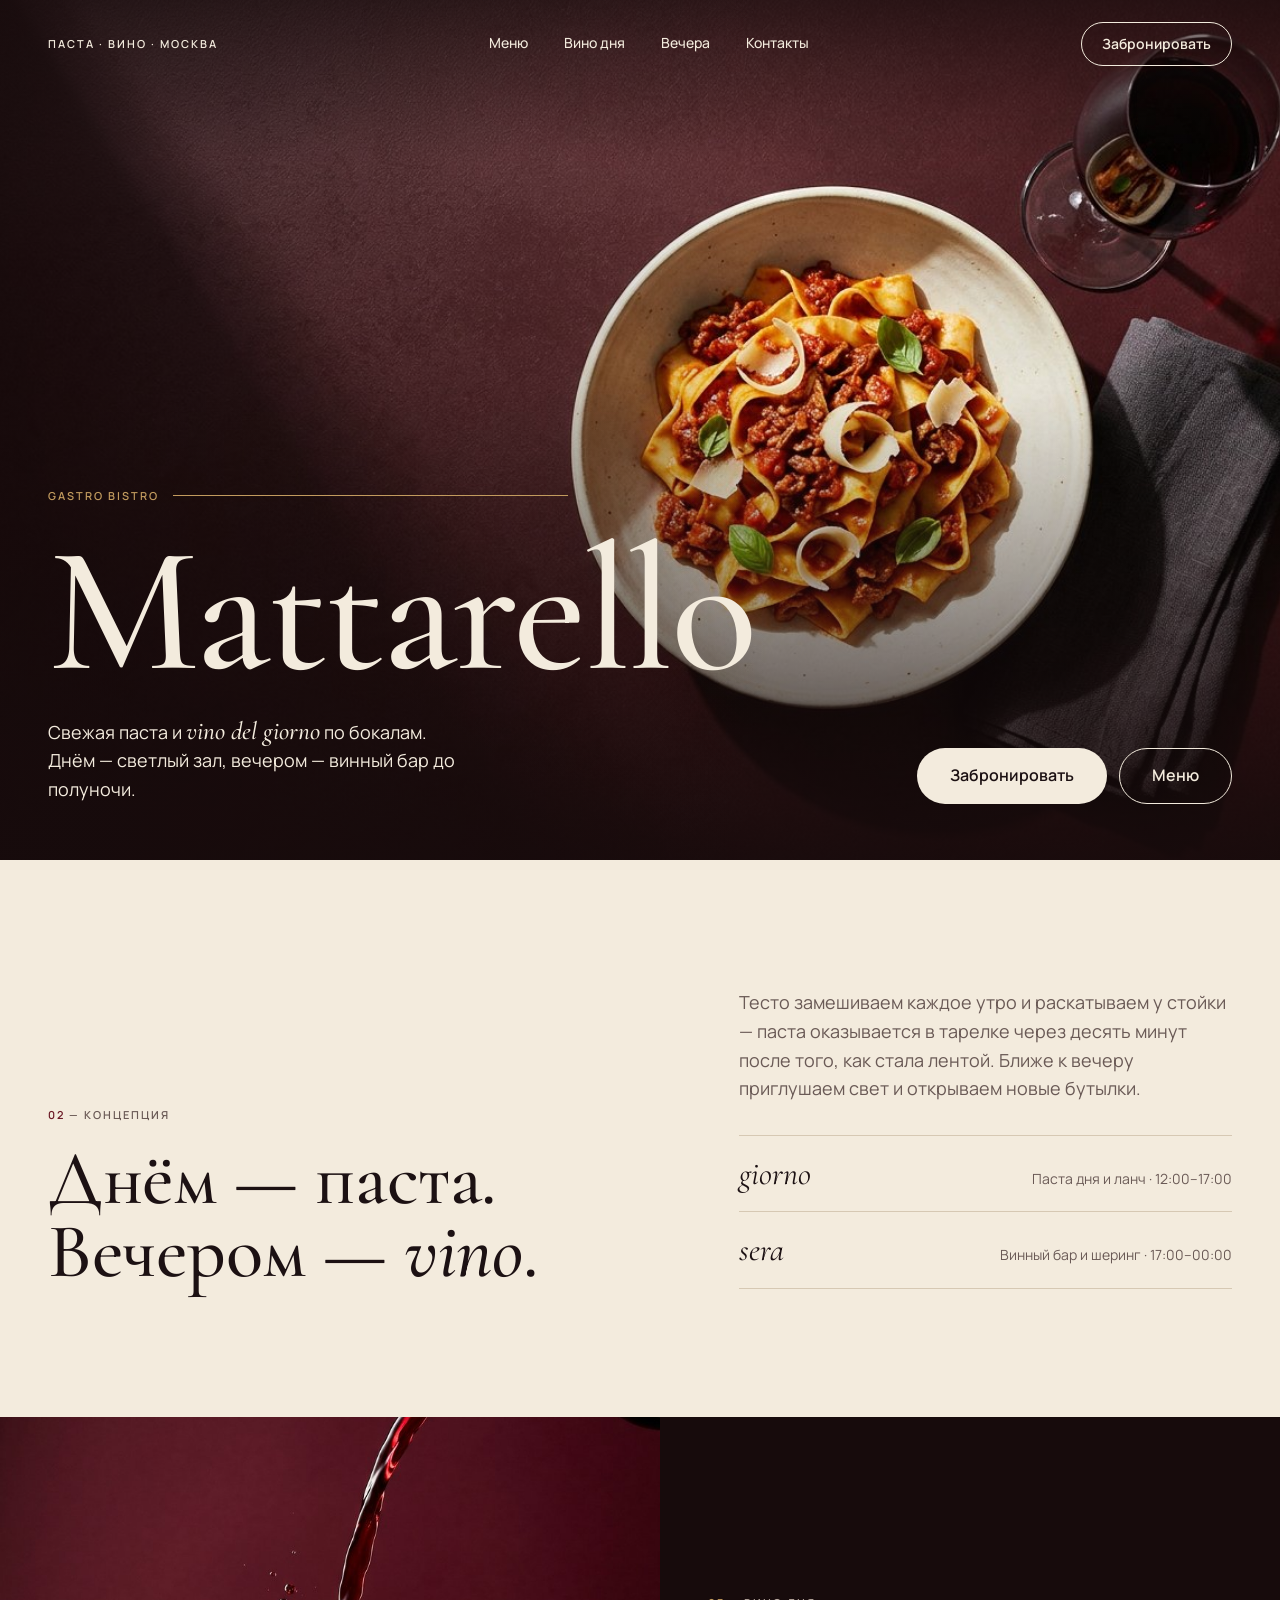
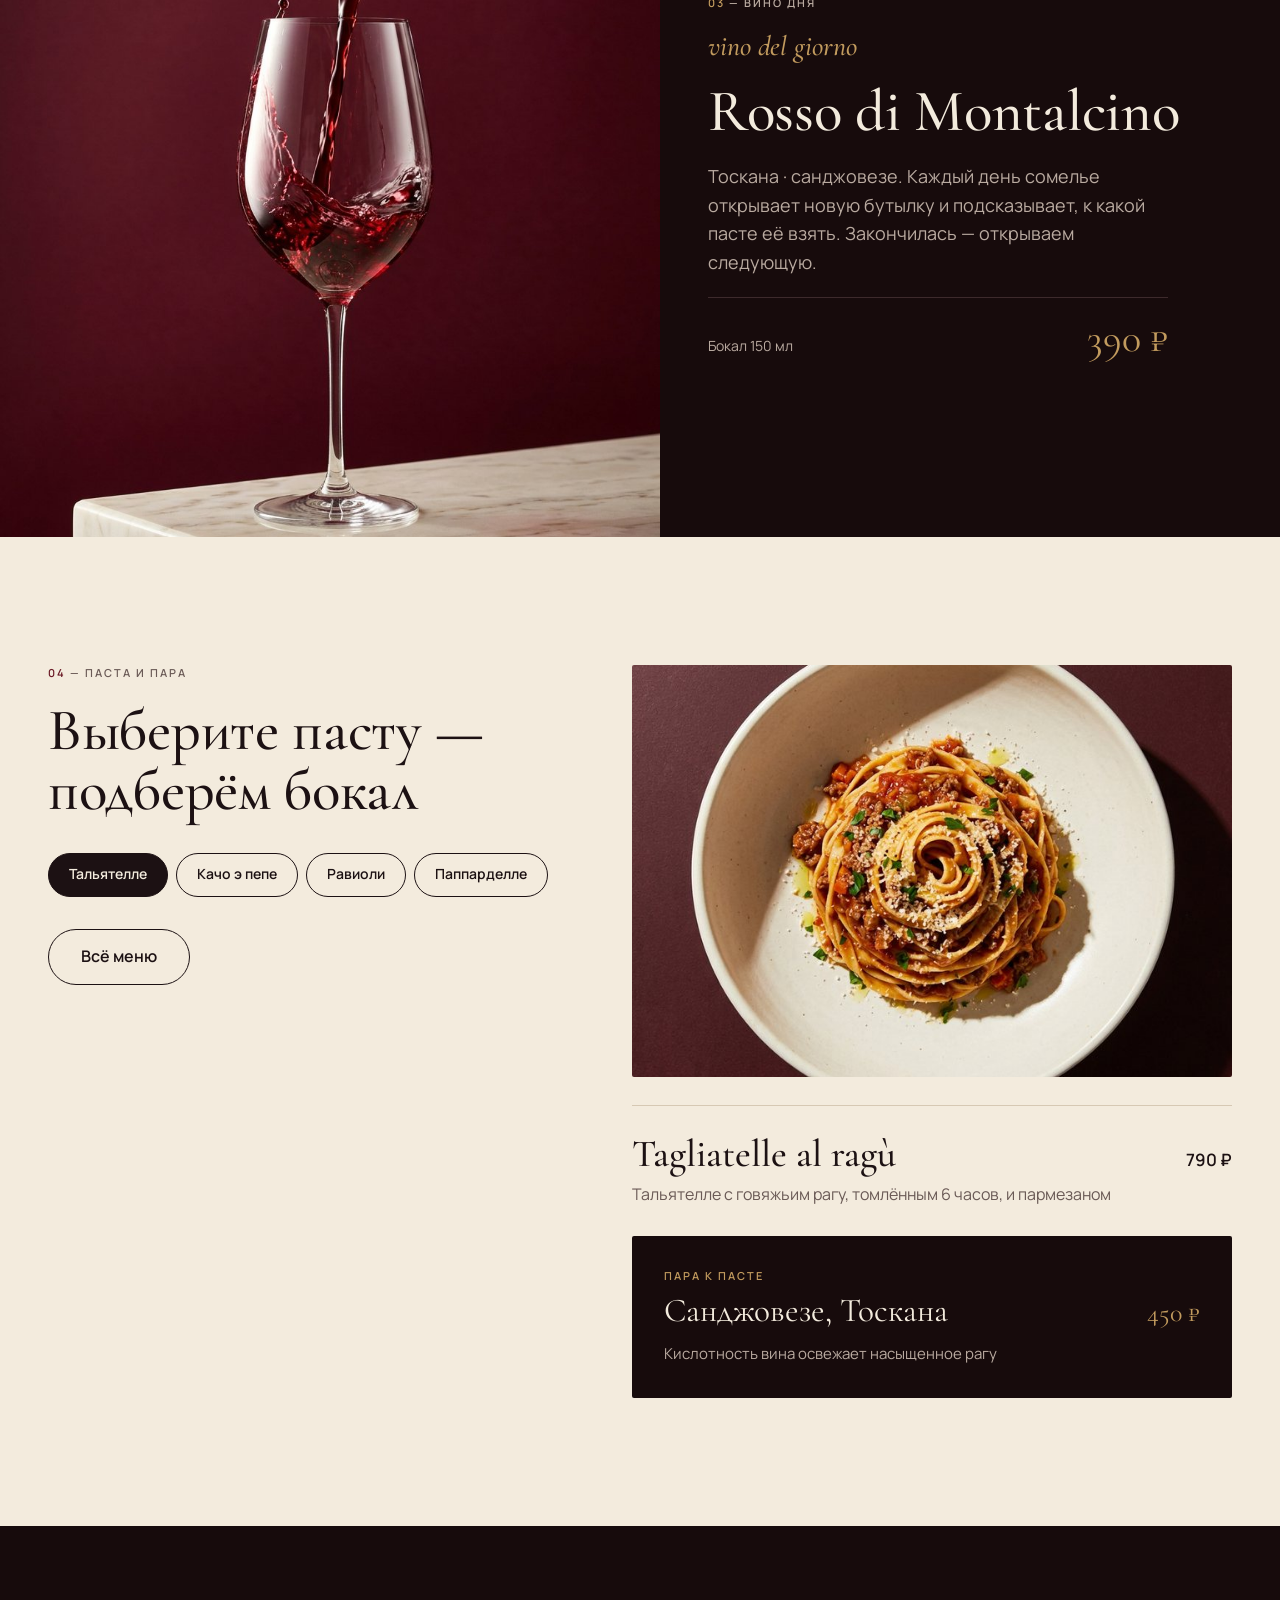
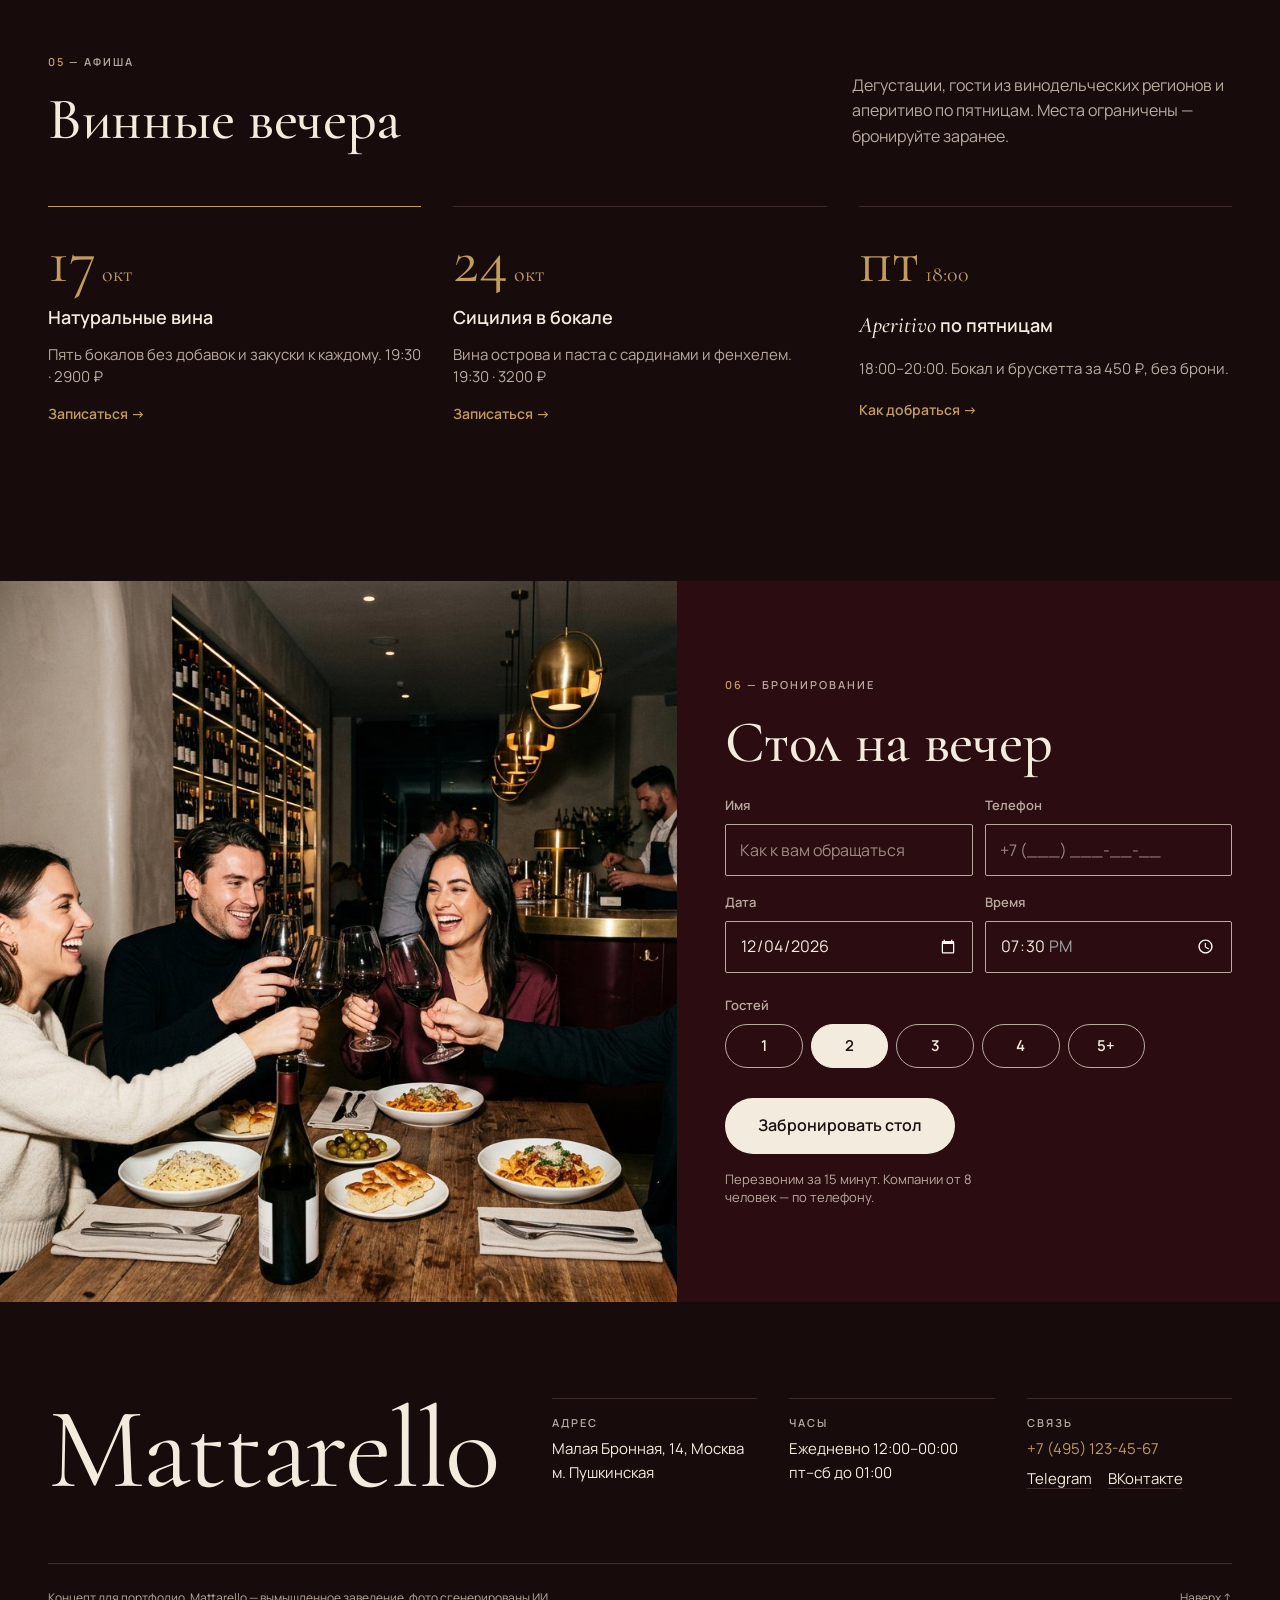
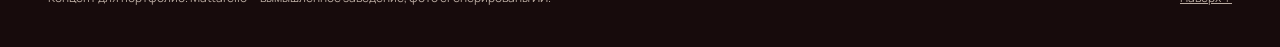
<file: index.html>
<!doctype html>
<html lang="ru" class="no-js">
<head>
  <meta charset="utf-8">
  <meta name="viewport" content="width=device-width, initial-scale=1, viewport-fit=cover">
  <title>Mattarello — свежая паста и вино дня, Москва</title>
  <meta name="description" content="Mattarello — современное итальянское гастро-бистро на Малой Бронной: свежая паста, которую раскатывают при вас, и вино дня по бокалам. Концепт для портфолио.">
  <meta name="theme-color" content="#170B0C">
  <meta property="og:title" content="Mattarello — свежая паста и вино дня">
  <meta property="og:description" content="Днём — паста. Вечером — vino. Итальянское гастро-бистро в Москве.">
  <meta property="og:image" content="assets/img/hero-desktop.jpg">
  <meta property="og:type" content="website">
  <link rel="icon" href="assets/img/favicon.svg" type="image/svg+xml">
  <link rel="preconnect" href="https://fonts.googleapis.com">
  <link rel="preconnect" href="https://fonts.gstatic.com" crossorigin>
  <link rel="stylesheet" href="https://fonts.googleapis.com/css2?family=Cormorant+Garamond:ital,wght@0,500;1,500&family=Manrope:wght@400;500;600&display=swap">
  <link rel="stylesheet" href="assets/css/style.css">
  <script>document.documentElement.classList.remove('no-js');</script>
</head>
<body>
  <a class="skip-link" href="#main">К содержимому</a>

  <header class="site-header">
    <a class="brand-mini" href="#top">Паста · Вино · Москва</a>
    <nav class="nav" aria-label="Основная навигация">
      <a href="menu.html">Меню</a>
      <a href="#wine">Вино дня</a>
      <a href="#events">Вечера</a>
      <a href="#contacts">Контакты</a>
    </nav>
    <a class="btn btn--ghost-light btn--small header-cta" href="#booking">Забронировать</a>
    <button class="burger" type="button" aria-label="Открыть меню" aria-expanded="false" aria-controls="mobile-nav" data-nav-open>
      <svg width="18" height="18" viewBox="0 0 18 18" aria-hidden="true"><path d="M2 6h14M2 12h14" stroke="currentColor" stroke-width="1.5" stroke-linecap="round" fill="none"/></svg>
    </button>
  </header>

  <div class="mobile-nav" id="mobile-nav" hidden>
    <div class="mobile-nav__top">
      <span class="brand-word">Mattarello</span>
      <button class="burger" type="button" aria-label="Закрыть меню" data-nav-close>
        <svg width="18" height="18" viewBox="0 0 18 18" aria-hidden="true"><path d="M4 4l10 10M14 4L4 14" stroke="currentColor" stroke-width="1.5" stroke-linecap="round" fill="none"/></svg>
      </button>
    </div>
    <ul class="mobile-nav__links">
      <li><a href="menu.html">Меню <span>01</span></a></li>
      <li><a href="#wine" data-nav-close>Вино дня <span>02</span></a></li>
      <li><a href="#events" data-nav-close>Вечера <span>03</span></a></li>
      <li><a href="#contacts" data-nav-close>Контакты <span>04</span></a></li>
    </ul>
    <a class="btn btn--light" href="#booking" data-nav-close>Забронировать стол</a>
    <div class="mobile-nav__meta">
      <span>Малая Бронная, 14 · м. Пушкинская</span>
      <span>Ежедневно 12:00–00:00</span>
    </div>
  </div>

  <main id="main">
    <!-- 01 Первый экран -->
    <section class="hero" id="top" aria-labelledby="hero-title">
      <picture class="hero__media">
        <source media="(min-width: 900px)" srcset="assets/img/hero-desktop.jpg">
        <img src="assets/img/hero-mobile.jpg" alt="Паппарделле с рагу в кремовой миске и бокал красного вина на бордовом каменном столе" fetchpriority="high">
      </picture>
      <div class="hero__content">
        <span class="overline overline--rule">Gastro bistro</span>
        <h1 class="hero__title" id="hero-title">Mattarello</h1>
        <div class="hero__bottom">
          <p class="hero__lead">Свежая паста и <span class="it">vino del giorno</span> по бокалам. Днём — светлый зал, вечером — винный бар до полуночи.</p>
          <div class="hero__actions">
            <a class="btn btn--light" href="#booking">Забронировать</a>
            <a class="btn btn--ghost-light" href="menu.html">Меню</a>
          </div>
        </div>
      </div>
    </section>

    <!-- 02 Концепция -->
    <section class="section on-light concept" aria-labelledby="concept-title">
      <div class="container split">
        <div class="concept__title section-head reveal">
          <span class="overline"><span class="overline__num">02</span> — Концепция</span>
          <h2 class="h2" id="concept-title" style="font-size: clamp(44px, 6vw, 88px); line-height: .95;">Днём — паста.<br>Вечером — <em class="it">vino</em>.</h2>
        </div>
        <div class="concept__body reveal">
          <p class="lead muted">Тесто замешиваем каждое утро и раскатываем у стойки — паста оказывается в тарелке через десять минут после того, как стала лентой. Ближе к вечеру приглушаем свет и открываем новые бутылки.</p>
          <div class="rows">
            <div class="row"><span class="row__name">giorno</span><span class="row__meta">Паста дня и ланч · 12:00–17:00</span></div>
            <div class="row"><span class="row__name">sera</span><span class="row__meta">Винный бар и шеринг · 17:00–00:00</span></div>
          </div>
        </div>
      </div>
    </section>

    <!-- 03 Вино дня -->
    <section class="wine" id="wine" aria-labelledby="wine-title">
      <div class="wine__media">
        <img src="assets/img/wine-of-the-day.jpg" alt="Красное вино льётся в бокал на мраморной подставке" loading="lazy">
      </div>
      <div class="wine__body reveal">
        <span class="overline"><span class="overline__num">03</span> — Вино дня</span>
        <p class="wine__kicker it">vino del giorno</p>
        <h2 class="h2" id="wine-title">Rosso di Montalcino</h2>
        <p class="lead muted" style="max-width: 460px;">Тоскана · санджовезе. Каждый день сомелье открывает новую бутылку и подсказывает, к какой пасте её взять. Закончилась — открываем следующую.</p>
        <div class="price-line">
          <span class="muted" style="font-size: 14px;">Бокал 150 мл</span>
          <span class="price-line__value">390 ₽</span>
        </div>
      </div>
    </section>

    <!-- 04 Паста и пара -->
    <section class="section on-light" id="pairing" aria-labelledby="pair-title">
      <div class="container split">
        <div class="pair__intro reveal">
          <div class="section-head">
            <span class="overline"><span class="overline__num">04</span> — Паста и пара</span>
            <h2 class="h2" id="pair-title">Выберите пасту — подберём бокал</h2>
          </div>
          <div class="chips" role="group" aria-label="Выбор пасты" data-pair-chips></div>
          <a class="btn btn--ghost-dark" href="menu.html" style="align-self: flex-start;">Всё меню</a>
        </div>
        <div class="pair__card" aria-live="polite">
          <img class="pair__photo" data-pair="img" src="assets/img/pasta-tagliatelle.jpg" alt="Тальятелле с рагу в кремовой миске">
          <div class="pair__dish">
            <div class="pair__line">
              <h3 class="pair__name" data-pair="name">Tagliatelle al ragù</h3>
              <span class="pair__price" data-pair="price">790 ₽</span>
            </div>
            <p class="pair__desc" data-pair="desc">Тальятелле с говяжьим рагу, томлённым 6 часов, и пармезаном</p>
          </div>
          <div class="pair__wine">
            <span class="overline">Пара к пасте</span>
            <div class="pair__line">
              <span class="pair__wine-name" data-pair="wine">Санджовезе, Тоскана</span>
              <span class="pair__wine-price" data-pair="wPrice">450 ₽</span>
            </div>
            <span class="pair__wine-why" data-pair="why">Кислотность вина освежает насыщенное рагу</span>
          </div>
        </div>
      </div>
    </section>

    <!-- 05 Афиша -->
    <section class="section" id="events" aria-labelledby="events-title">
      <div class="container">
        <div class="events__head reveal">
          <div class="section-head">
            <span class="overline"><span class="overline__num">05</span> — Афиша</span>
            <h2 class="h2" id="events-title">Винные вечера</h2>
          </div>
          <p class="muted">Дегустации, гости из винодельческих регионов и аперитиво по пятницам. Места ограничены — бронируйте заранее.</p>
        </div>
        <div class="events__grid">
          <article class="event reveal">
            <span class="event__date">17<small>окт</small></span>
            <h3>Натуральные вина</h3>
            <p>Пять бокалов без добавок и закуски к каждому. 19:30 · 2900 ₽</p>
            <a href="#booking">Записаться →</a>
          </article>
          <article class="event reveal">
            <span class="event__date">24<small>окт</small></span>
            <h3>Сицилия в бокале</h3>
            <p>Вина острова и паста с сардинами и фенхелем. 19:30 · 3200 ₽</p>
            <a href="#booking">Записаться →</a>
          </article>
          <article class="event reveal">
            <span class="event__date">пт<small>18:00</small></span>
            <h3><span class="it">Aperitivo</span> по пятницам</h3>
            <p>18:00–20:00. Бокал и брускетта за 450 ₽, без брони.</p>
            <a href="#contacts">Как добраться →</a>
          </article>
        </div>
      </div>
    </section>

    <!-- 06 Бронирование -->
    <section class="booking" id="booking" aria-labelledby="booking-title">
      <div class="booking__media">
        <img src="assets/img/evening.jpg" alt="Компания друзей поднимает бокалы красного вина в современном винном баре" loading="lazy">
      </div>
      <form class="booking__form" data-booking novalidate>
        <div class="section-head">
          <span class="overline"><span class="overline__num">06</span> — Бронирование</span>
          <h2 class="h2" id="booking-title">Стол на вечер</h2>
        </div>
        <div class="fields">
          <label class="field field--wide">Имя
            <input type="text" name="name" autocomplete="given-name" placeholder="Как к вам обращаться" required>
          </label>
          <label class="field field--wide">Телефон
            <input type="tel" name="phone" autocomplete="tel" inputmode="tel" placeholder="+7 (___) ___-__-__" required>
          </label>
          <label class="field">Дата
            <input type="date" name="date" required>
          </label>
          <label class="field">Время
            <input type="time" name="time" min="12:00" max="23:00" step="900" value="19:30" required>
          </label>
        </div>
        <fieldset class="guests">
          <legend>Гостей</legend>
          <div class="guests__row" data-guests>
            <button class="guest" type="button" aria-pressed="false" data-value="1">1</button>
            <button class="guest" type="button" aria-pressed="true" data-value="2">2</button>
            <button class="guest" type="button" aria-pressed="false" data-value="3">3</button>
            <button class="guest" type="button" aria-pressed="false" data-value="4">4</button>
            <button class="guest" type="button" aria-pressed="false" data-value="5+">5+</button>
          </div>
        </fieldset>
        <div class="booking__submit">
          <button class="btn btn--light" type="submit">Забронировать стол</button>
          <p class="booking__note">Перезвоним за 15 минут. Компании от 8 человек — по телефону.</p>
        </div>
        <div class="booking__done" data-booking-done hidden tabindex="-1">
          <h3>Grazie! Заявка принята</h3>
          <p data-booking-summary></p>
        </div>
      </form>
    </section>
  </main>

  <footer class="footer" id="contacts">
    <div class="container">
      <div class="footer__top">
        <span class="footer__word">Mattarello</span>
        <div class="footer__cols">
          <div class="footer__col">
            <span class="overline">Адрес</span>
            <span>Малая Бронная, 14, Москва<br>м. Пушкинская</span>
          </div>
          <div class="footer__col">
            <span class="overline">Часы</span>
            <span>Ежедневно 12:00–00:00<br>пт–сб до 01:00</span>
          </div>
          <div class="footer__col">
            <span class="overline">Связь</span>
            <a href="tel:+74951234567">+7 (495) 123-45-67</a>
            <span class="footer__social"><a href="#">Telegram</a><a href="#">ВКонтакте</a></span>
          </div>
        </div>
      </div>
      <div class="footer__bottom">
        <span>Концепт для портфолио. Mattarello — вымышленное заведение, фото сгенерированы ИИ.</span>
        <a href="#top">Наверх ↑</a>
      </div>
    </div>
  </footer>

  <script src="assets/js/main.js"></script>
</body>
</html>
</file>
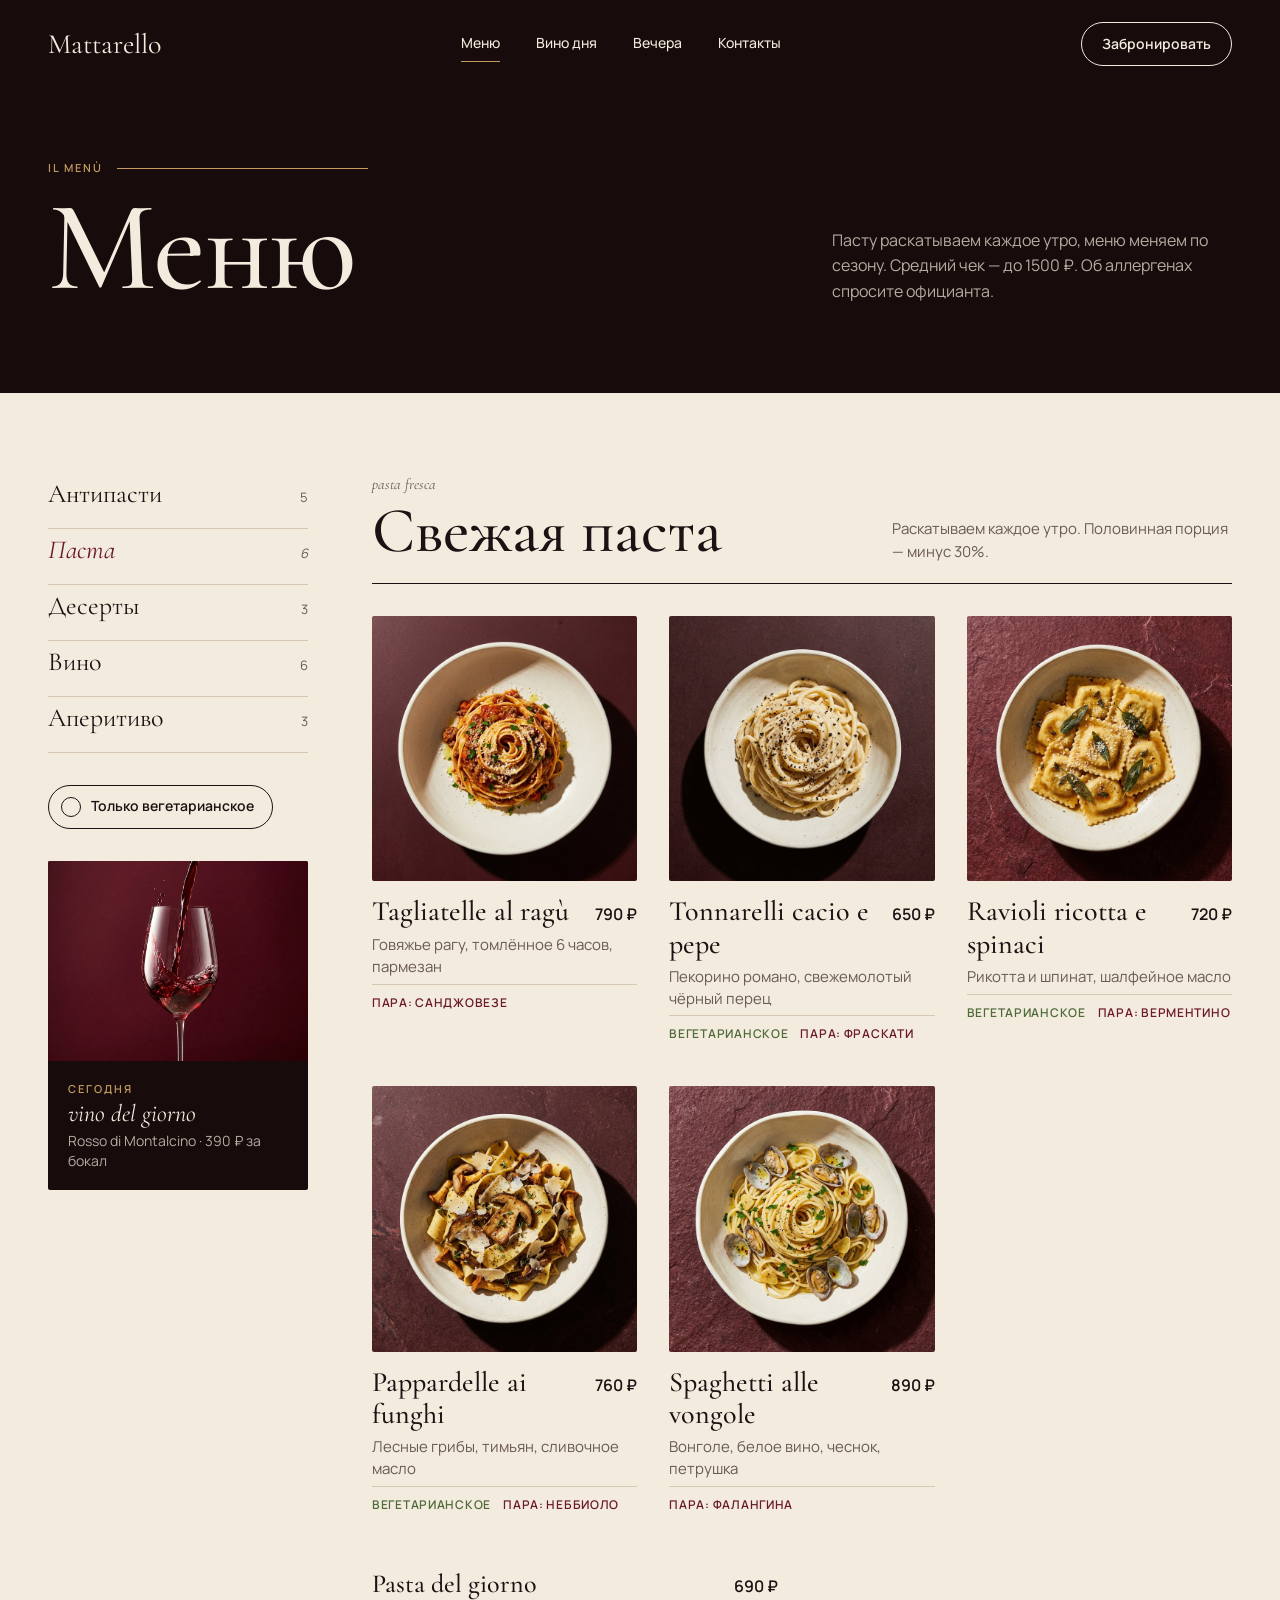
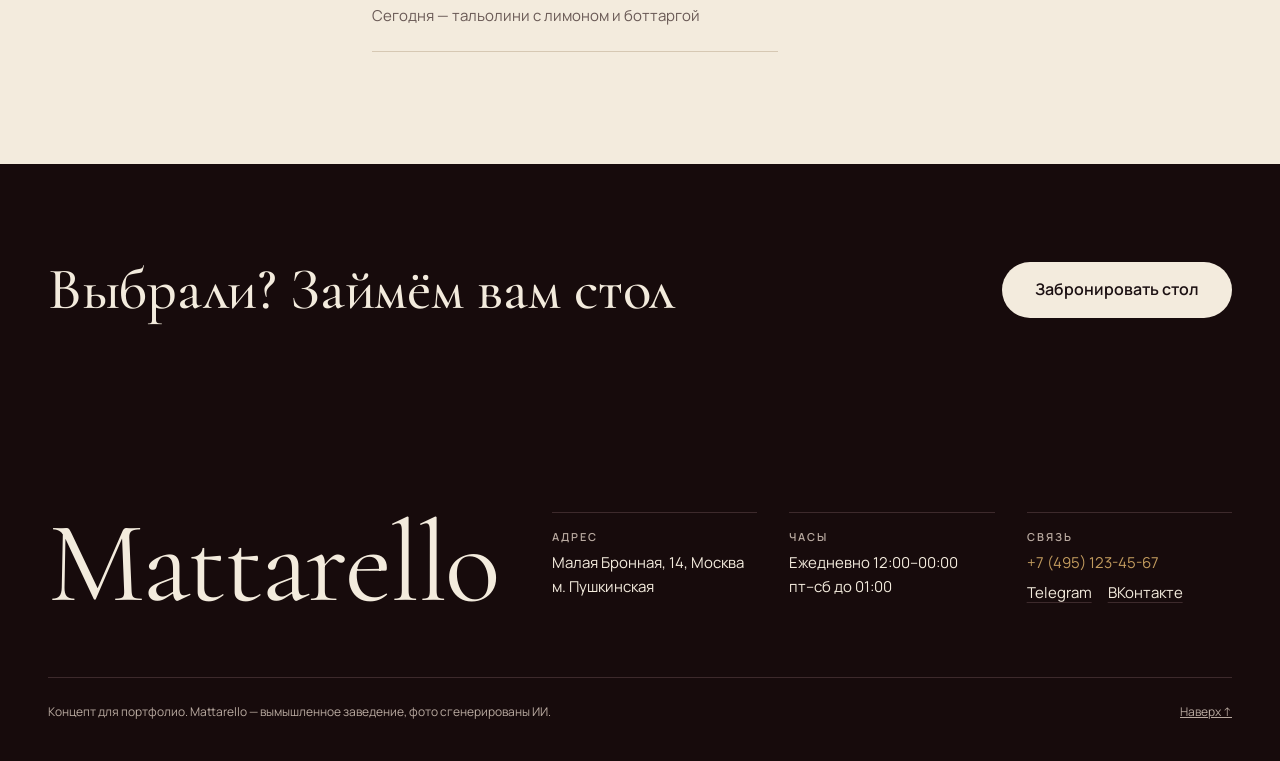
<file: menu.html>
<!doctype html>
<html lang="ru" class="no-js">
<head>
  <meta charset="utf-8">
  <meta name="viewport" content="width=device-width, initial-scale=1, viewport-fit=cover">
  <title>Меню — Mattarello</title>
  <meta name="description" content="Меню Mattarello: свежая паста, антипасти, десерты, вино по бокалам и аперитиво. Средний чек до 1500 ₽.">
  <meta name="theme-color" content="#170B0C">
  <link rel="icon" href="assets/img/favicon.svg" type="image/svg+xml">
  <link rel="preconnect" href="https://fonts.googleapis.com">
  <link rel="preconnect" href="https://fonts.gstatic.com" crossorigin>
  <link rel="stylesheet" href="https://fonts.googleapis.com/css2?family=Cormorant+Garamond:ital,wght@0,500;1,500&family=Manrope:wght@400;500;600&display=swap">
  <link rel="stylesheet" href="assets/css/style.css">
  <script>document.documentElement.classList.remove('no-js');</script>
</head>
<body>
  <a class="skip-link" href="#main">К содержимому</a>

  <header class="site-header site-header--solid">
    <a class="brand-word" href="index.html">Mattarello</a>
    <nav class="nav" aria-label="Основная навигация">
      <a href="menu.html" aria-current="page">Меню</a>
      <a href="index.html#wine">Вино дня</a>
      <a href="index.html#events">Вечера</a>
      <a href="#contacts">Контакты</a>
    </nav>
    <a class="btn btn--ghost-light btn--small header-cta" href="index.html#booking">Забронировать</a>
    <button class="burger" type="button" aria-label="Открыть меню" aria-expanded="false" aria-controls="mobile-nav" data-nav-open>
      <svg width="18" height="18" viewBox="0 0 18 18" aria-hidden="true"><path d="M2 6h14M2 12h14" stroke="currentColor" stroke-width="1.5" stroke-linecap="round" fill="none"/></svg>
    </button>
  </header>

  <div class="mobile-nav" id="mobile-nav" hidden>
    <div class="mobile-nav__top">
      <span class="brand-word">Mattarello</span>
      <button class="burger" type="button" aria-label="Закрыть меню" data-nav-close>
        <svg width="18" height="18" viewBox="0 0 18 18" aria-hidden="true"><path d="M4 4l10 10M14 4L4 14" stroke="currentColor" stroke-width="1.5" stroke-linecap="round" fill="none"/></svg>
      </button>
    </div>
    <ul class="mobile-nav__links">
      <li><a href="index.html">Главная <span>01</span></a></li>
      <li><a href="index.html#wine">Вино дня <span>02</span></a></li>
      <li><a href="index.html#events">Вечера <span>03</span></a></li>
      <li><a href="#contacts" data-nav-close>Контакты <span>04</span></a></li>
    </ul>
    <a class="btn btn--light" href="index.html#booking">Забронировать стол</a>
    <div class="mobile-nav__meta">
      <span>Малая Бронная, 14 · м. Пушкинская</span>
      <span>Ежедневно 12:00–00:00</span>
    </div>
  </div>

  <main id="main">
    <section class="menu-hero" aria-labelledby="menu-title">
      <div class="container menu-hero__inner">
        <div>
          <span class="overline overline--rule">Il menù</span>
          <h1 id="menu-title">Меню</h1>
        </div>
        <p>Пасту раскатываем каждое утро, меню меняем по сезону. Средний чек — до 1500 ₽. Об аллергенах спросите официанта.</p>
      </div>
    </section>

    <div class="on-light">
      <div class="menu-tabs" role="tablist" aria-label="Разделы меню" data-menu-tabs></div>

      <div class="container menu-layout">
        <aside class="menu-side" aria-label="Навигация по меню">
          <div class="side-tabs" role="tablist" aria-label="Разделы меню" data-side-tabs></div>
          <button class="veg-toggle" type="button" aria-pressed="false" data-veg>
            <span class="veg-toggle__box" aria-hidden="true"><svg width="12" height="12" viewBox="0 0 12 12"><path d="M2.5 6.2l2.2 2.2 4.8-5" stroke="currentColor" stroke-width="1.6" fill="none" stroke-linecap="round" stroke-linejoin="round"/></svg></span>
            Только вегетарианское
          </button>
          <a class="wine-teaser" href="index.html#wine">
            <img src="assets/img/wine-of-the-day.jpg" alt="" loading="lazy">
            <span class="wine-teaser__body">
              <span class="overline">Сегодня</span>
              <span class="wine-teaser__name">vino del giorno</span>
              <span class="wine-teaser__meta">Rosso di Montalcino · 390 ₽ за бокал</span>
            </span>
          </a>
        </aside>

        <div class="menu-main" id="menu-panel" role="tabpanel" aria-live="polite">
          <button class="veg-toggle" type="button" aria-pressed="false" data-veg>
            <span class="veg-toggle__box" aria-hidden="true"><svg width="12" height="12" viewBox="0 0 12 12"><path d="M2.5 6.2l2.2 2.2 4.8-5" stroke="currentColor" stroke-width="1.6" fill="none" stroke-linecap="round" stroke-linejoin="round"/></svg></span>
            Только вегетарианское
          </button>
          <div class="cat-head">
            <div>
              <p class="cat-head__it" data-cat="it"></p>
              <h2 data-cat="ru"></h2>
            </div>
            <p data-cat="note"></p>
          </div>
          <div class="dish-grid dish-grid--photos" data-dishes-photo></div>
          <div class="dish-grid dish-grid--list" data-dishes-list></div>
          <p class="empty" data-empty hidden>В этом разделе нет вегетарианских позиций. Загляните в «Пасту» или «Антипасти».</p>
          <a class="wine-teaser" href="index.html#wine">
            <img src="assets/img/wine-of-the-day.jpg" alt="" loading="lazy">
            <span class="wine-teaser__body">
              <span class="overline">Сегодня</span>
              <span class="wine-teaser__name">vino del giorno</span>
              <span class="wine-teaser__meta">Rosso di Montalcino · 390 ₽ за бокал</span>
            </span>
          </a>
          <noscript><p class="empty">Чтобы увидеть меню, включите JavaScript.</p></noscript>
        </div>
      </div>
    </div>

    <section class="menu-cta" aria-labelledby="cta-title">
      <div class="container menu-cta__inner">
        <h2 class="h2" id="cta-title">Выбрали? Займём вам стол</h2>
        <a class="btn btn--light" href="index.html#booking">Забронировать стол</a>
      </div>
    </section>
  </main>

  <footer class="footer" id="contacts">
    <div class="container">
      <div class="footer__top">
        <span class="footer__word">Mattarello</span>
        <div class="footer__cols">
          <div class="footer__col">
            <span class="overline">Адрес</span>
            <span>Малая Бронная, 14, Москва<br>м. Пушкинская</span>
          </div>
          <div class="footer__col">
            <span class="overline">Часы</span>
            <span>Ежедневно 12:00–00:00<br>пт–сб до 01:00</span>
          </div>
          <div class="footer__col">
            <span class="overline">Связь</span>
            <a href="tel:+74951234567">+7 (495) 123-45-67</a>
            <span class="footer__social"><a href="#">Telegram</a><a href="#">ВКонтакте</a></span>
          </div>
        </div>
      </div>
      <div class="footer__bottom">
        <span>Концепт для портфолио. Mattarello — вымышленное заведение, фото сгенерированы ИИ.</span>
        <a href="#main">Наверх ↑</a>
      </div>
    </div>
  </footer>

  <script src="assets/js/main.js"></script>
</body>
</html>
</file>
<file: assets/css/style.css>
/* Mattarello — стили сайта. Токены из дизайн-системы Mattarello v2. */

:root {
  --noir: #170B0C;
  --bordeaux-deep: #2B0D11;
  --bordeaux: #6B1A26;
  --cream: #F3EBDD;
  --stone: #E4D8C5;
  --ink: #1C1113;
  --ink-muted: #6A5A56;
  --cream-muted: #B9AAA0;
  --brass: #C29B5E;
  --line: #D6C8B3;
  --line-dark: #3D2A2C;
  --veg: #4F6B3A;

  --font-display: "Cormorant Garamond", "Times New Roman", serif;
  --font-sans: "Manrope", system-ui, -apple-system, "Segoe UI", sans-serif;

  --gutter: 20px;
  --section: 96px;
  --max: 1280px;
  --radius-sm: 2px;
  --pill: 999px;
  --header-h: 72px;
}

@media (min-width: 900px) {
  :root { --gutter: 48px; --section: 128px; --header-h: 88px; }
}

*, *::before, *::after { box-sizing: border-box; }

html { scroll-behavior: smooth; -webkit-text-size-adjust: 100%; }
/* Страница не должна сдвигаться вбок на телефоне. clip, а не hidden, чтобы не ломать sticky-вкладки меню. */
html, body { overflow-x: clip; overscroll-behavior-x: none; }
@media (prefers-reduced-motion: reduce) { html { scroll-behavior: auto; } }

body {
  margin: 0;
  background: var(--noir);
  color: var(--cream);
  font-family: var(--font-sans);
  font-size: 16px;
  line-height: 1.6;
  -webkit-font-smoothing: antialiased;
}

[hidden] { display: none !important; }
img { display: block; max-width: 100%; }
a { color: var(--brass); }
a:hover { color: var(--cream); }
button { font: inherit; }
:focus-visible { outline: 2px solid var(--brass); outline-offset: 3px; }

.visually-hidden {
  position: absolute !important; width: 1px; height: 1px; overflow: hidden;
  clip: rect(0 0 0 0); white-space: nowrap;
}

.skip-link {
  position: absolute; left: 12px; top: -60px; z-index: 100;
  background: var(--cream); color: var(--ink); padding: 10px 16px; border-radius: var(--pill);
  text-decoration: none; font-weight: 600;
}
.skip-link:focus { top: 12px; }

/* ---------- Типографика ---------- */

.overline {
  font-size: 11px; line-height: 16px; font-weight: 600;
  letter-spacing: .18em; text-transform: uppercase; color: var(--cream-muted);
}
.overline__num { color: var(--brass); }
.on-light .overline { color: var(--ink-muted); }
.on-light .overline__num { color: var(--bordeaux); }

.overline--rule { display: flex; align-items: center; gap: 14px; color: var(--brass); }
.overline--rule::after { content: ""; flex: 1 1 auto; height: 1px; background: currentColor; }

.h2 {
  margin: 0; font-family: var(--font-display); font-weight: 500;
  font-size: clamp(40px, 4.6vw, 64px); line-height: 1.02; letter-spacing: -.005em;
}
.it { font-family: var(--font-display); font-style: italic; font-weight: 500; }
.muted { color: var(--cream-muted); }
.on-light .muted { color: var(--ink-muted); }
.lead { font-size: 17px; line-height: 1.6; margin: 0; }
@media (min-width: 900px) { .lead { font-size: 18px; } }

/* ---------- Раскладка ---------- */

.section { padding: var(--section) var(--gutter); }
.container { max-width: var(--max); margin: 0 auto; }
.on-light { background: var(--cream); color: var(--ink); }
.on-light a { color: var(--bordeaux); }
.on-light a:hover { color: var(--ink); }
.section-head { display: flex; flex-direction: column; gap: 20px; }

.split { display: flex; flex-wrap: wrap; gap: 48px 64px; }
.split > * { min-width: 0; }

/* ---------- Кнопки ---------- */

.btn {
  display: inline-flex; align-items: center; justify-content: center; gap: 8px;
  min-height: 52px; padding: 0 28px; border-radius: var(--pill);
  font-size: 15px; font-weight: 600; text-decoration: none; cursor: pointer;
  border: 1px solid transparent; transition: background-color .2s, color .2s, border-color .2s;
}
@media (min-width: 900px) { .btn { min-height: 56px; padding: 0 32px; font-size: 16px; } }

.btn--light { background: var(--cream); color: var(--ink); }
.btn--light:hover { background: var(--stone); color: var(--ink); }
.btn--ghost-light { border-color: var(--cream); color: var(--cream); background: transparent; }
.btn--ghost-light:hover { background: var(--cream); color: var(--ink); }
.btn--ghost-dark { border-color: var(--ink); color: var(--ink); background: transparent; }
.on-light .btn--ghost-dark { color: var(--ink); }
.btn--ghost-dark:hover, .on-light .btn--ghost-dark:hover { background: var(--ink); color: var(--cream); }
.btn--small { min-height: 44px; padding: 0 20px; font-size: 14px; }

.chip {
  min-height: 44px; padding: 0 20px; border-radius: var(--pill);
  border: 1px solid var(--ink); background: transparent; color: var(--ink);
  font-size: 14px; font-weight: 600; cursor: pointer; transition: background-color .2s, color .2s;
}
.chip[aria-pressed="true"] { background: var(--ink); color: var(--cream); }
.chip:hover { background: var(--ink); color: var(--cream); }

/* ---------- Шапка ---------- */

.site-header {
  position: absolute; top: 0; left: 0; right: 0; z-index: 20;
  height: var(--header-h); padding: 0 var(--gutter);
  display: flex; align-items: center; justify-content: space-between; gap: 24px;
}
.site-header--solid { position: relative; background: var(--noir); }

.brand-mini { font-size: 11px; line-height: 16px; font-weight: 600; letter-spacing: .18em; text-transform: uppercase; color: var(--cream); text-decoration: none; }
.brand-word { font-family: var(--font-display); font-size: 28px; line-height: 1; color: var(--cream); text-decoration: none; }
.brand-mini:hover, .brand-word:hover { color: var(--brass); }

.nav { display: none; gap: 36px; }
.nav a { color: var(--cream); text-decoration: none; font-size: 14px; font-weight: 500; padding: 6px 0; border-bottom: 1px solid transparent; }
.nav a:hover, .nav a[aria-current="page"] { border-bottom-color: var(--brass); color: var(--cream); }
.header-cta { display: none; }

.burger {
  width: 44px; height: 44px; border-radius: var(--pill); border: 1px solid rgba(243, 235, 221, .6);
  background: transparent; display: inline-flex; align-items: center; justify-content: center; cursor: pointer; color: var(--cream);
}
@media (min-width: 900px) {
  .nav { display: flex; }
  .header-cta { display: inline-flex; }
  .burger { display: none; }
}

.mobile-nav {
  position: fixed; inset: 0; z-index: 50; background: var(--noir);
  padding: 0 var(--gutter) 40px; display: flex; flex-direction: column;
}
.mobile-nav[hidden] { display: none; }
.mobile-nav__top { height: var(--header-h); display: flex; align-items: center; justify-content: space-between; }
.mobile-nav__links { list-style: none; margin: 32px 0 auto; padding: 0; }
.mobile-nav__links a {
  display: flex; justify-content: space-between; align-items: baseline; padding: 18px 0;
  border-top: 1px solid var(--line-dark); color: var(--cream); text-decoration: none;
  font-family: var(--font-display); font-size: 40px; line-height: 1.1;
}
.mobile-nav__links li:last-child a { border-bottom: 1px solid var(--line-dark); }
.mobile-nav__links span { font-family: var(--font-sans); font-size: 12px; color: var(--brass); letter-spacing: .12em; }
.mobile-nav__meta { display: flex; flex-direction: column; gap: 4px; margin-top: 32px; font-size: 14px; color: var(--cream-muted); }
.mobile-nav .btn { margin-top: 24px; }
body.nav-open { overflow: hidden; }

/* ---------- Первый экран ---------- */

.hero {
  position: relative; min-height: 100svh; min-height: 100vh; overflow: hidden; background: var(--bordeaux-deep);
  display: flex; align-items: flex-end;
}
@supports (min-height: 100svh) { .hero { min-height: 100svh; } }
.hero__media, .hero__media img { position: absolute; inset: 0; width: 100%; height: 100%; object-fit: cover; }
.hero__media img { object-position: center top; }
.hero::before, .hero::after { content: ""; position: absolute; left: 0; right: 0; pointer-events: none; }
.hero::before { top: 0; height: 160px; background: linear-gradient(180deg, rgba(23,11,12,.72), rgba(23,11,12,0)); z-index: 1; }
.hero::after { bottom: 0; height: 62%; background: linear-gradient(180deg, rgba(23,11,12,0) 0%, rgba(23,11,12,.55) 35%, rgba(23,11,12,.95) 100%); z-index: 1; }

.hero__content {
  position: relative; z-index: 2; width: 100%;
  padding: 0 var(--gutter) 32px; display: flex; flex-direction: column; gap: 20px;
}
.hero__title {
  margin: 0; font-family: var(--font-display); font-weight: 500;
  font-size: clamp(76px, 14vw, 208px); line-height: .88; letter-spacing: -.02em;
}
.hero__bottom { display: flex; flex-direction: column; gap: 20px; }
.hero__lead { margin: 0; max-width: 420px; }
.hero__lead .it { font-size: 1.4em; line-height: 1; }
.hero__actions { display: grid; grid-template-columns: 1fr 1fr; gap: 10px; }

@media (min-width: 900px) {
  .hero { min-height: 860px; }
  .hero__media img { object-position: 72% center; }
  .hero::after { height: 100%; background:
      linear-gradient(90deg, rgba(23,11,12,.7) 0%, rgba(23,11,12,.25) 40%, rgba(23,11,12,0) 60%),
      linear-gradient(0deg, rgba(23,11,12,.92) 0%, rgba(23,11,12,.4) 30%, rgba(23,11,12,0) 55%); }
  .hero__content { padding-bottom: 56px; gap: 28px; }
  .hero__content .overline--rule { max-width: 520px; }
  .hero__bottom { flex-direction: row; flex-wrap: wrap; justify-content: space-between; align-items: flex-end; gap: 24px; }
  .hero__lead { font-size: 18px; }
  .hero__actions { display: flex; gap: 12px; }
}

/* ---------- Концепция ---------- */

.concept__title { flex: 1.3 1 480px; }
.concept__body { flex: 1 1 380px; display: flex; flex-direction: column; gap: 32px; }
.rows { display: flex; flex-direction: column; }
.row {
  display: flex; justify-content: space-between; align-items: baseline; gap: 16px;
  padding: 20px 0; border-top: 1px solid var(--line);
}
.row:last-child { border-bottom: 1px solid var(--line); }
.row__name { font-family: var(--font-display); font-style: italic; font-size: 32px; line-height: 1.1; }
.row__meta { font-size: 14px; color: var(--ink-muted); text-align: right; }
.concept .split { align-items: flex-end; }

/* ---------- Вино дня ---------- */

.wine { display: flex; flex-wrap: wrap; background: var(--noir); }
.wine__media { flex: 1 1 520px; min-height: 480px; position: relative; background: var(--bordeaux-deep); }
.wine__media img { position: absolute; inset: 0; width: 100%; height: 100%; object-fit: cover; object-position: center 40%; }
.wine__body {
  flex: 1 1 480px; max-width: 720px; padding: 48px var(--gutter) var(--section);
  display: flex; flex-direction: column; justify-content: center; gap: 20px;
}
.wine__kicker { margin: 0; font-size: 28px; line-height: 1.1; color: var(--brass); }
.price-line {
  display: flex; justify-content: space-between; align-items: baseline;
  padding-top: 20px; border-top: 1px solid var(--line-dark); max-width: 460px;
}
.price-line__value { font-family: var(--font-display); font-size: 40px; line-height: 1; color: var(--brass); }
@media (min-width: 900px) { .wine__media { min-height: 720px; } .wine__body { padding: 96px var(--gutter); } }

/* ---------- Паста и пара ---------- */

.pair__intro { flex: 1 1 420px; display: flex; flex-direction: column; gap: 32px; }
.pair__card { flex: 1.2 1 480px; display: flex; flex-direction: column; }
.chips { display: flex; flex-wrap: wrap; gap: 8px; }
.pair__photo { width: 100%; aspect-ratio: 4 / 3; object-fit: cover; border-radius: var(--radius-sm); background: var(--bordeaux-deep); margin-bottom: 28px; transition: opacity .25s; }
@media (min-width: 900px) { .pair__photo { aspect-ratio: 16 / 11; } }
.pair__dish { padding: 28px 0; border-top: 1px solid var(--line); display: flex; flex-direction: column; gap: 8px; }
.pair__line { display: flex; justify-content: space-between; align-items: baseline; gap: 20px; }
.pair__name { margin: 0; font-family: var(--font-display); font-weight: 500; font-size: clamp(28px, 3vw, 40px); line-height: 1.05; }
.pair__price { font-size: 17px; font-weight: 600; white-space: nowrap; }
.pair__desc { margin: 0; color: var(--ink-muted); font-size: 16px; }
.pair__wine {
  background: var(--noir); color: var(--cream); border-radius: var(--radius-sm); padding: 24px;
  display: flex; flex-direction: column; gap: 8px;
}
.pair__wine .overline { color: var(--brass); }
.pair__wine-name { font-family: var(--font-display); font-size: clamp(26px, 2.6vw, 36px); line-height: 1.1; }
.pair__wine-why { font-size: 15px; color: var(--cream-muted); }
.pair__wine-price { font-family: var(--font-display); font-size: 26px; color: var(--brass); white-space: nowrap; }
@media (min-width: 900px) { .pair__wine { padding: 32px; } }

/* ---------- Афиша ---------- */

.events__head { display: flex; flex-wrap: wrap; justify-content: space-between; align-items: flex-end; gap: 24px; margin-bottom: 56px; }
.events__head p { max-width: 380px; margin: 0; }
.events__grid { display: grid; grid-template-columns: repeat(auto-fit, minmax(260px, 1fr)); gap: 0 32px; }
.event {
  padding: 24px 0 28px; border-top: 1px solid var(--line-dark);
  display: grid; grid-template-columns: 72px 1fr; gap: 4px 20px; align-items: baseline;
}
.event:first-child { border-top-color: var(--brass); }
.event__date { grid-row: span 3; font-family: var(--font-display); font-size: 48px; line-height: .95; color: var(--brass); }
.event__date small { display: block; font-size: 16px; font-family: var(--font-sans); letter-spacing: .08em; margin-top: 6px; }
.event h3 { margin: 0; font-size: 18px; line-height: 1.35; font-weight: 600; }
.event h3 .it { font-size: 1.25em; }
.event p { margin: 0; font-size: 14px; line-height: 1.5; color: var(--cream-muted); }
.event a { font-size: 14px; font-weight: 600; text-decoration: none; }
@media (min-width: 900px) {
  .event { grid-template-columns: 1fr; gap: 14px; }
  .event__date { grid-row: auto; font-size: 64px; }
  .event__date small { display: inline; font-size: 22px; font-family: var(--font-display); letter-spacing: 0; margin: 0 0 0 6px; }
  .event p { font-size: 15px; }
}

/* ---------- Бронирование ---------- */

.booking { display: flex; flex-wrap: wrap; background: var(--bordeaux-deep); }
.booking__media { flex: 1.1 1 520px; min-height: 300px; position: relative; }
.booking__media img { position: absolute; inset: 0; width: 100%; height: 100%; object-fit: cover; object-position: 45% center; }
.booking__form {
  flex: 1 1 460px; max-width: 680px; margin: 0; padding: 48px var(--gutter) 64px;
  display: flex; flex-direction: column; gap: 22px;
}
@media (min-width: 900px) { .booking__form { padding: 96px var(--gutter); } .booking__media { min-height: 640px; } }

.fields { display: grid; grid-template-columns: repeat(2, minmax(0, 1fr)); gap: 16px 12px; }
.field { display: flex; flex-direction: column; gap: 8px; font-size: 13px; font-weight: 600; color: var(--cream-muted); }
.field--wide { grid-column: 1 / -1; }
@media (min-width: 900px) { .field--wide { grid-column: auto; } }
.field input {
  height: 52px; width: 100%; border-radius: var(--radius-sm); border: 1px solid var(--cream-muted);
  background: transparent; color: var(--cream); padding: 0 14px; font: inherit; font-weight: 400; font-size: 16px;
  color-scheme: dark;
}
.field input::placeholder { color: var(--cream-muted); opacity: .8; }
.field input:focus { outline: none; border-color: var(--cream); }
.field input[aria-invalid="true"] { border-color: #E07A6B; }

.guests { border: 0; margin: 0; padding: 0; display: flex; flex-direction: column; gap: 8px; }
.guests legend { padding: 0; margin-bottom: 8px; font-size: 13px; font-weight: 600; color: var(--cream-muted); }
.guests__row { display: flex; gap: 8px; max-width: 420px; }
.guest {
  flex: 1 1 0; height: 44px; border-radius: var(--pill); border: 1px solid var(--cream-muted);
  background: transparent; color: var(--cream); font-size: 15px; font-weight: 600; cursor: pointer;
}
.guest[aria-pressed="true"] { background: var(--cream); color: var(--ink); border-color: var(--cream); }

.booking__submit { display: flex; flex-wrap: wrap; align-items: center; gap: 16px 24px; padding-top: 8px; }
.booking__submit .btn { width: 100%; }
@media (min-width: 900px) { .booking__submit .btn { width: auto; } }
.booking__note { margin: 0; font-size: 13px; line-height: 1.4; color: var(--cream-muted); max-width: 280px; }
.booking__done { border-top: 1px solid var(--brass); padding-top: 20px; }
.booking__done h3 { margin: 0 0 6px; font-family: var(--font-display); font-weight: 500; font-size: 32px; }
.booking__done p { margin: 0; color: var(--cream-muted); }

/* ---------- Футер ---------- */

.footer { background: var(--noir); padding: 64px var(--gutter) 40px; }
.footer__top { display: flex; flex-wrap: wrap; justify-content: space-between; gap: 40px 48px; }
.footer__word { font-family: var(--font-display); font-size: clamp(56px, 9vw, 128px); line-height: .9; letter-spacing: -.02em; }
.footer__cols { flex: 0 1 680px; display: grid; grid-template-columns: repeat(auto-fit, minmax(180px, 1fr)); gap: 0 32px; }
.footer__col { padding: 16px 0; border-top: 1px solid var(--line-dark); display: flex; flex-direction: column; gap: 6px; font-size: 15px; }
.footer__col a { text-decoration: none; }
.footer__social { display: flex; gap: 16px; }
.footer__social a { color: var(--cream); text-decoration: underline; text-decoration-color: var(--line-dark); text-underline-offset: 4px; }
.footer__bottom {
  margin-top: 56px; padding-top: 24px; border-top: 1px solid var(--line-dark);
  display: flex; flex-wrap: wrap; justify-content: space-between; gap: 12px; font-size: 12px; color: var(--cream-muted);
}
.footer__bottom a { color: var(--cream-muted); }
@media (min-width: 900px) { .footer { padding-top: 96px; } }

/* ---------- Страница меню ---------- */

.menu-hero { background: var(--noir); padding: 56px var(--gutter) 64px; }
.menu-hero__inner { display: flex; flex-wrap: wrap; justify-content: space-between; align-items: flex-end; gap: 24px; }
.menu-hero__inner > * { min-width: 0; max-width: 100%; }
.menu-hero h1 { margin: 16px 0 0; font-family: var(--font-display); font-weight: 500; font-size: clamp(72px, 10vw, 144px); line-height: .88; letter-spacing: -.02em; }
.menu-hero .overline--rule { width: 320px; max-width: 100%; }
.menu-hero p { margin: 0; max-width: 400px; color: var(--cream-muted); }
@media (min-width: 900px) { .menu-hero { padding: 72px var(--gutter) 88px; } }

.menu-tabs {
  position: sticky; top: 0; z-index: 10; background: var(--cream); border-bottom: 1px solid var(--line);
  display: flex; gap: 28px; overflow-x: auto; padding: 0 var(--gutter); scrollbar-width: none;
}
.menu-tabs::-webkit-scrollbar { display: none; }
.menu-tab {
  flex: 0 0 auto; height: 56px; background: transparent; border: 0; border-bottom: 2px solid transparent;
  color: var(--ink-muted); font-size: 15px; font-weight: 500; cursor: pointer; padding: 0;
}
.menu-tab[aria-selected="true"] { color: var(--ink); font-weight: 600; border-bottom-color: var(--bordeaux); }

.menu-layout { display: flex; flex-wrap: wrap; gap: 48px 64px; align-items: flex-start; padding: 40px var(--gutter) 80px; }
.menu-side { display: none; flex: 0 1 260px; min-width: 220px; flex-direction: column; gap: 32px; }
.menu-main { flex: 1 1 620px; min-width: 0; display: flex; flex-direction: column; gap: 32px; }

@media (min-width: 900px) {
  .menu-tabs { display: none; }
  .menu-side { display: flex; position: sticky; top: 24px; }
  .menu-layout { padding: 80px var(--gutter) 112px; }
}

.side-tabs { display: flex; flex-direction: column; }
.side-tab {
  display: flex; justify-content: space-between; align-items: baseline; width: 100%; height: 56px; padding: 0;
  background: transparent; border: 0; border-bottom: 1px solid var(--line); text-align: left;
  font-family: var(--font-display); font-size: 26px; color: var(--ink); cursor: pointer;
}
.side-tab small { font-family: var(--font-sans); font-size: 13px; color: var(--ink-muted); }
.side-tab[aria-selected="true"] { color: var(--bordeaux); font-style: italic; }
.side-tab:hover { color: var(--bordeaux); }

.veg-toggle {
  align-self: flex-start; display: inline-flex; align-items: center; gap: 10px; min-height: 44px; padding: 0 18px 0 12px;
  border-radius: var(--pill); border: 1px solid var(--ink); background: transparent; color: var(--ink);
  font-size: 14px; font-weight: 600; cursor: pointer;
}
.veg-toggle__box { width: 20px; height: 20px; border-radius: var(--pill); border: 1px solid currentColor; display: inline-flex; align-items: center; justify-content: center; }
.veg-toggle__box svg { opacity: 0; }
.veg-toggle[aria-pressed="true"] { background: var(--ink); color: var(--cream); }
.veg-toggle[aria-pressed="true"] .veg-toggle__box svg { opacity: 1; }

.wine-teaser { display: flex; background: var(--noir); color: var(--cream); border-radius: var(--radius-sm); overflow: hidden; text-decoration: none; }
.on-light .wine-teaser, .on-light .wine-teaser:hover { color: var(--cream); }
.wine-teaser img { width: 112px; object-fit: cover; object-position: center 40%; flex: 0 0 112px; }
.wine-teaser__body { padding: 18px; display: flex; flex-direction: column; gap: 4px; }
.wine-teaser__body .overline { color: var(--brass); }
.wine-teaser__name { font-family: var(--font-display); font-style: italic; font-size: 24px; line-height: 1.1; }
.wine-teaser__meta { font-size: 14px; line-height: 1.4; color: var(--cream-muted); }
@media (min-width: 900px) {
  .wine-teaser { flex-direction: column; }
  .wine-teaser img { width: 100%; height: 200px; flex: none; }
  .wine-teaser__body { padding: 20px; }
}
.menu-main > .wine-teaser { margin-top: 8px; }
@media (min-width: 900px) { .menu-main > .wine-teaser, .menu-main > .veg-toggle { display: none; } }

.cat-head { display: flex; flex-wrap: wrap; justify-content: space-between; align-items: flex-end; gap: 12px 24px; padding-bottom: 20px; border-bottom: 1px solid var(--ink); }
.cat-head__it { margin: 0; font-family: var(--font-display); font-style: italic; font-size: 26px; line-height: 1.1; color: var(--bordeaux); }
.cat-head h2 { margin: 4px 0 0; font-family: var(--font-display); font-weight: 500; font-size: clamp(40px, 5vw, 64px); line-height: 1; }
.cat-head p { margin: 0; font-size: 15px; line-height: 1.5; color: var(--ink-muted); max-width: 340px; }

.dish-grid { display: grid; grid-template-columns: 1fr; gap: 0; }
.dish {
  display: grid; grid-template-columns: 96px 1fr; gap: 16px; padding: 20px 0; border-bottom: 1px solid var(--line);
  align-content: start;
}
.dish--plain { grid-template-columns: 1fr; }
.dish__img { width: 96px; height: 96px; object-fit: cover; border-radius: var(--radius-sm); background: var(--bordeaux-deep); }
.dish__body { display: flex; flex-direction: column; gap: 6px; min-width: 0; }
.dish__line { display: flex; justify-content: space-between; align-items: baseline; gap: 16px; }
.dish h3 { margin: 0; font-family: var(--font-display); font-weight: 500; font-size: 24px; line-height: 1.15; }
.dish__price { font-weight: 600; white-space: nowrap; }
.dish p { margin: 0; font-size: 14px; line-height: 1.45; color: var(--ink-muted); }
.tags { display: flex; flex-wrap: wrap; gap: 12px; font-size: 12px; line-height: 16px; font-weight: 600; letter-spacing: .06em; text-transform: uppercase; }
.tag--veg { color: var(--veg); }
.tag--pair { color: var(--bordeaux); }
.empty { margin: 0; padding: 20px 0; color: var(--ink-muted); }

@media (min-width: 900px) {
  .dish-grid--photos { grid-template-columns: repeat(auto-fill, minmax(260px, 1fr)); gap: 44px 32px; }
  .dish-grid--photos .dish { grid-template-columns: 1fr; padding: 0; border: 0; gap: 14px; }
  .dish-grid--photos .dish__img { width: 100%; height: auto; aspect-ratio: 1 / 1; }
  .dish-grid--photos .dish h3 { font-size: 28px; }
  .dish-grid--photos .dish p { font-size: 15px; }
  .dish-grid--photos .tags { padding-top: 10px; border-top: 1px solid var(--line); min-height: 27px; }
  .dish-grid--list { grid-template-columns: repeat(auto-fill, minmax(300px, 1fr)); column-gap: 48px; }
  .dish-grid--list .dish { padding: 24px 0; }
  .dish-grid--list .dish h3 { font-size: 26px; }
  .dish-grid--list .dish p { font-size: 15px; }
}

.menu-cta { background: var(--noir); padding: 56px var(--gutter); }
.menu-cta__inner { display: flex; flex-wrap: wrap; justify-content: space-between; align-items: center; gap: 24px 32px; }
.menu-cta .btn { width: 100%; }
@media (min-width: 640px) { .menu-cta .btn { width: auto; } }
@media (min-width: 900px) { .menu-cta { padding: 96px var(--gutter); } }

/* ---------- Появление при скролле ---------- */

.reveal { opacity: 0; transform: translateY(18px); transition: opacity .6s ease, transform .6s ease; }
.reveal.is-visible { opacity: 1; transform: none; }
.no-js .reveal { opacity: 1; transform: none; }
@media (prefers-reduced-motion: reduce) {
  .reveal { opacity: 1; transform: none; transition: none; }
  .pair__photo { transition: none; }
}
</file>
